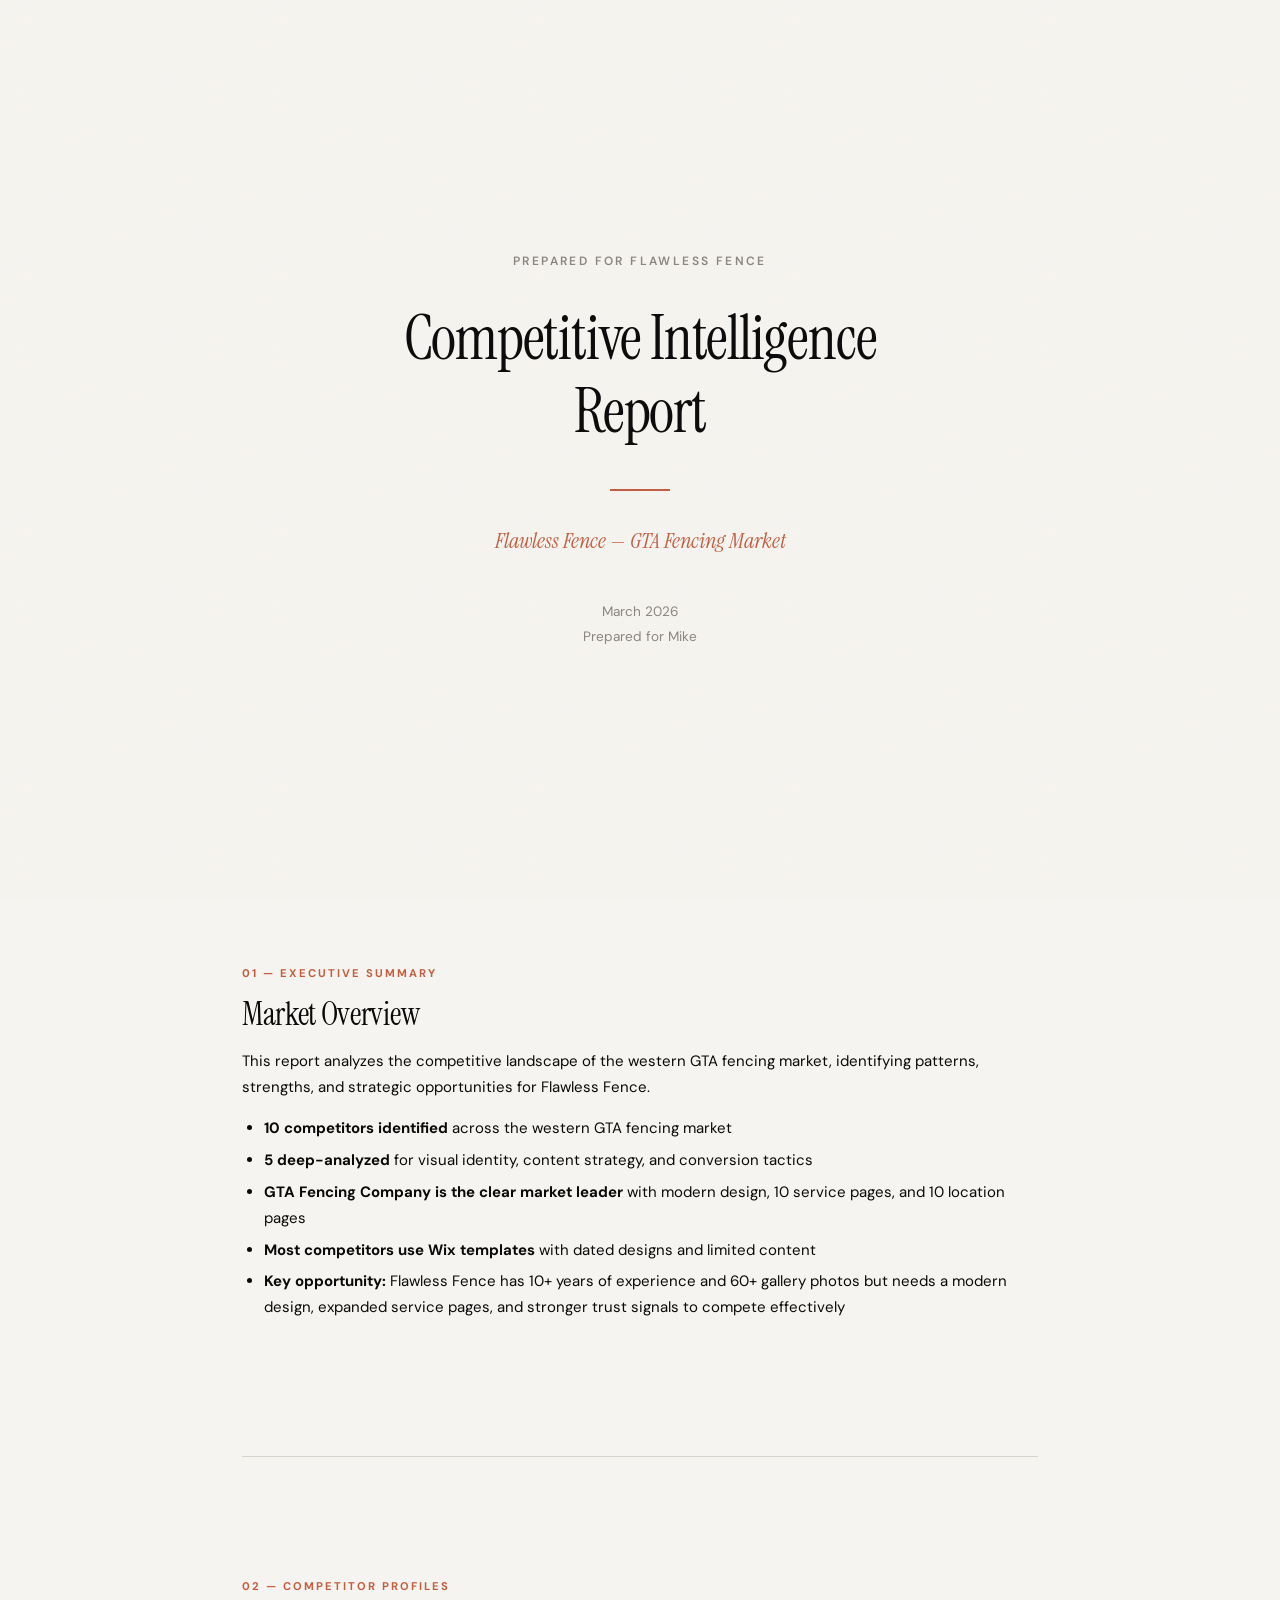
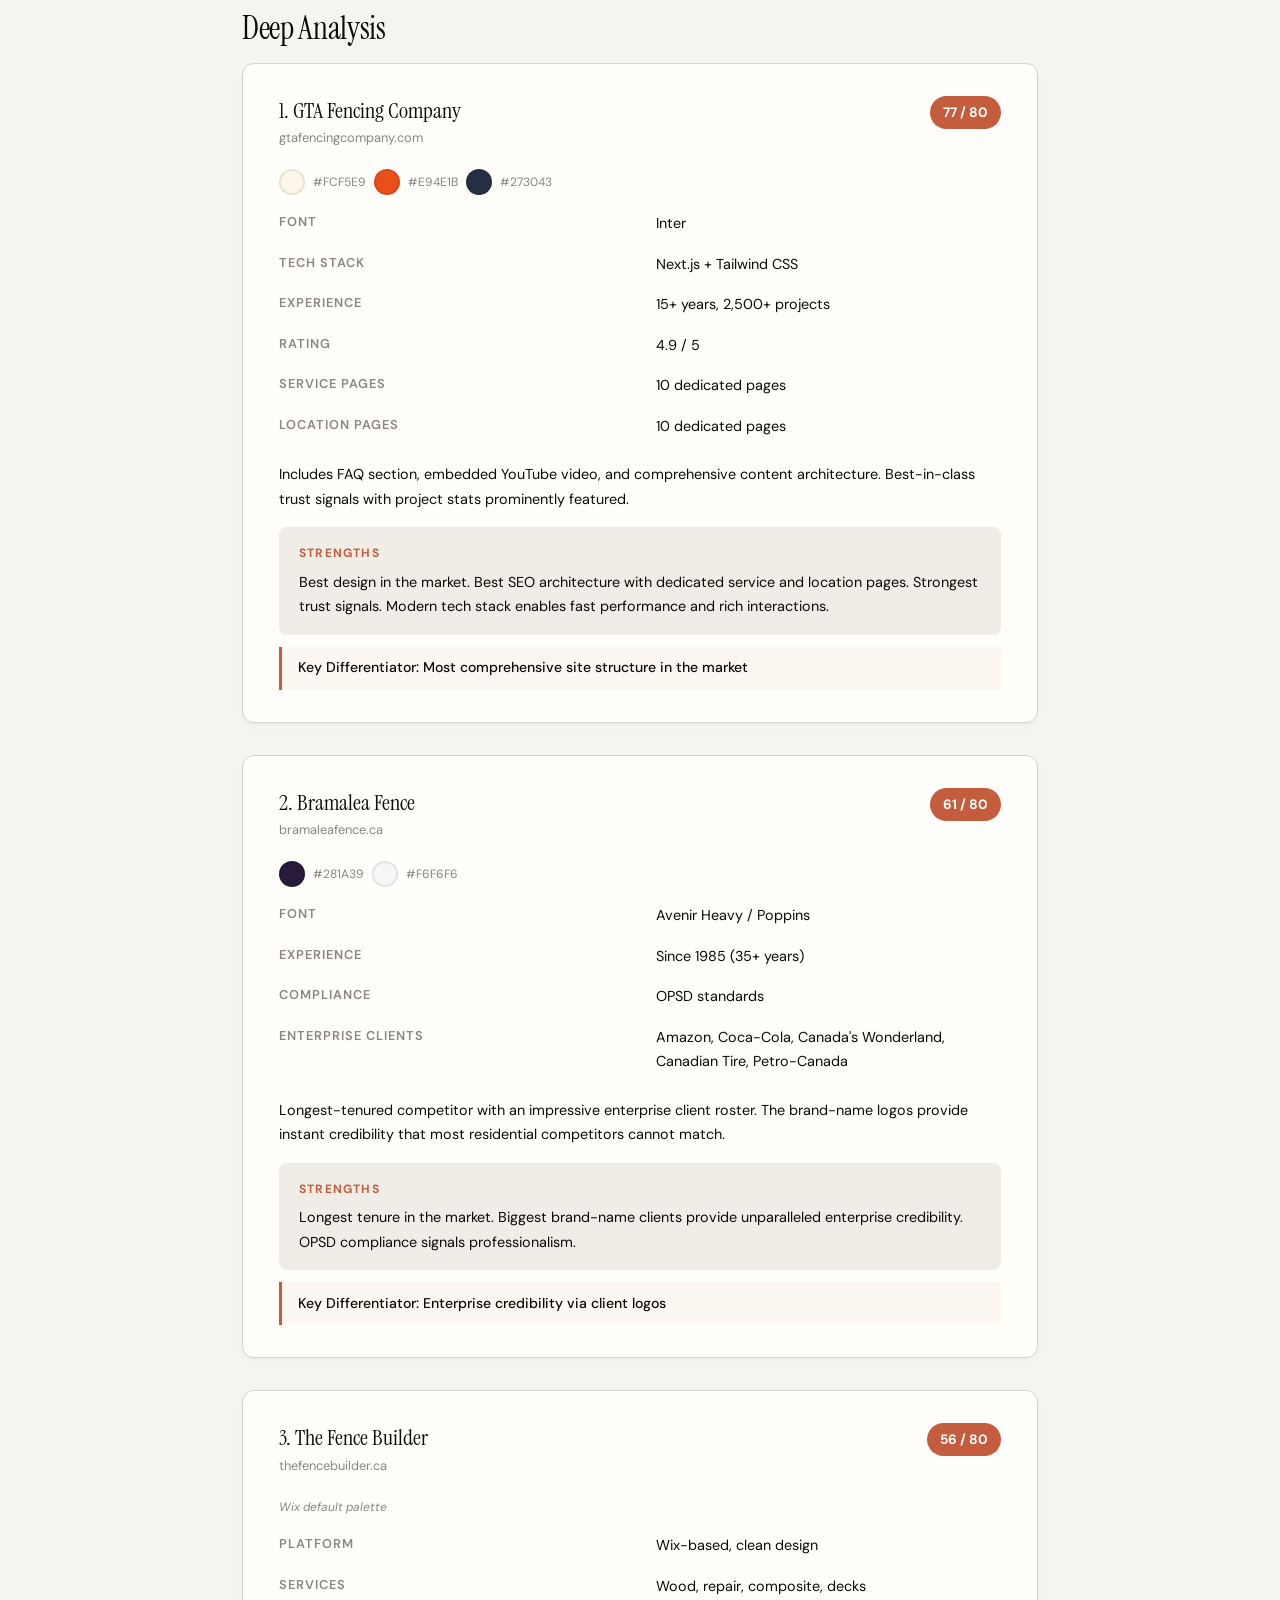
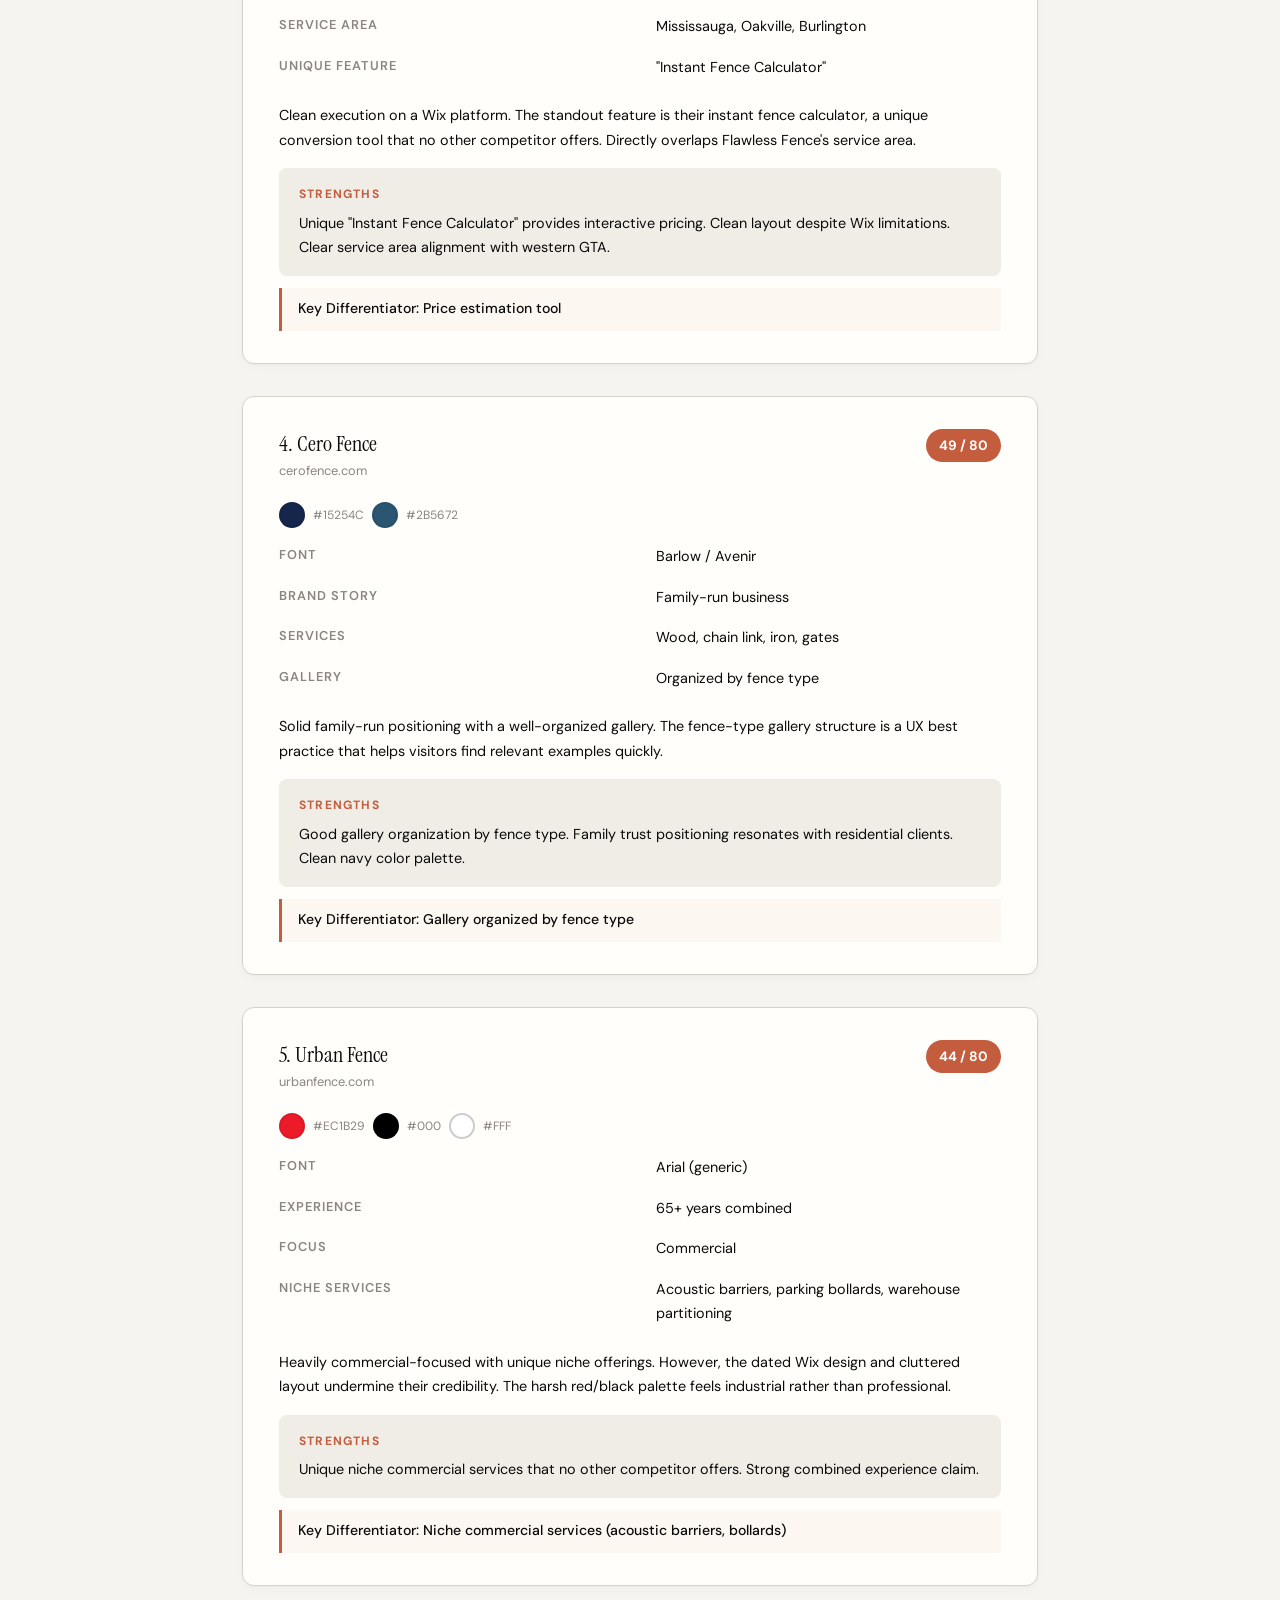
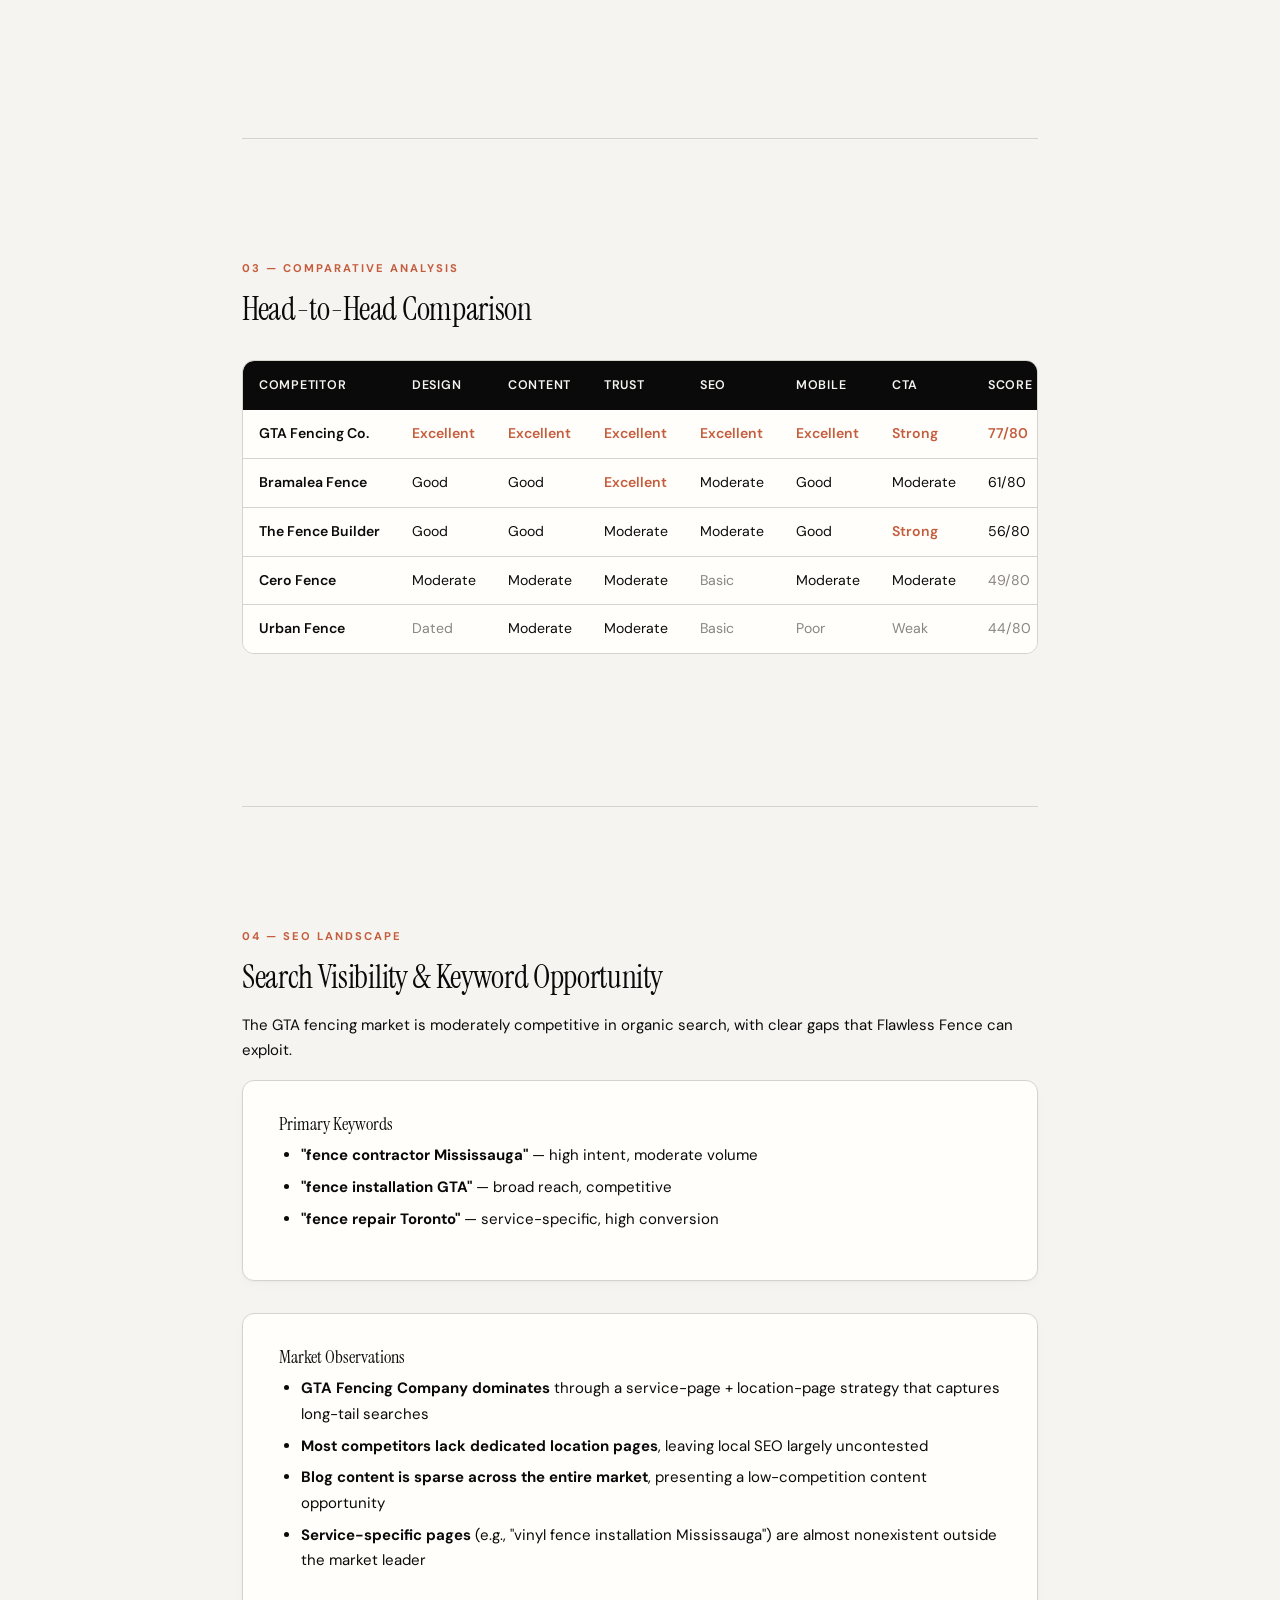
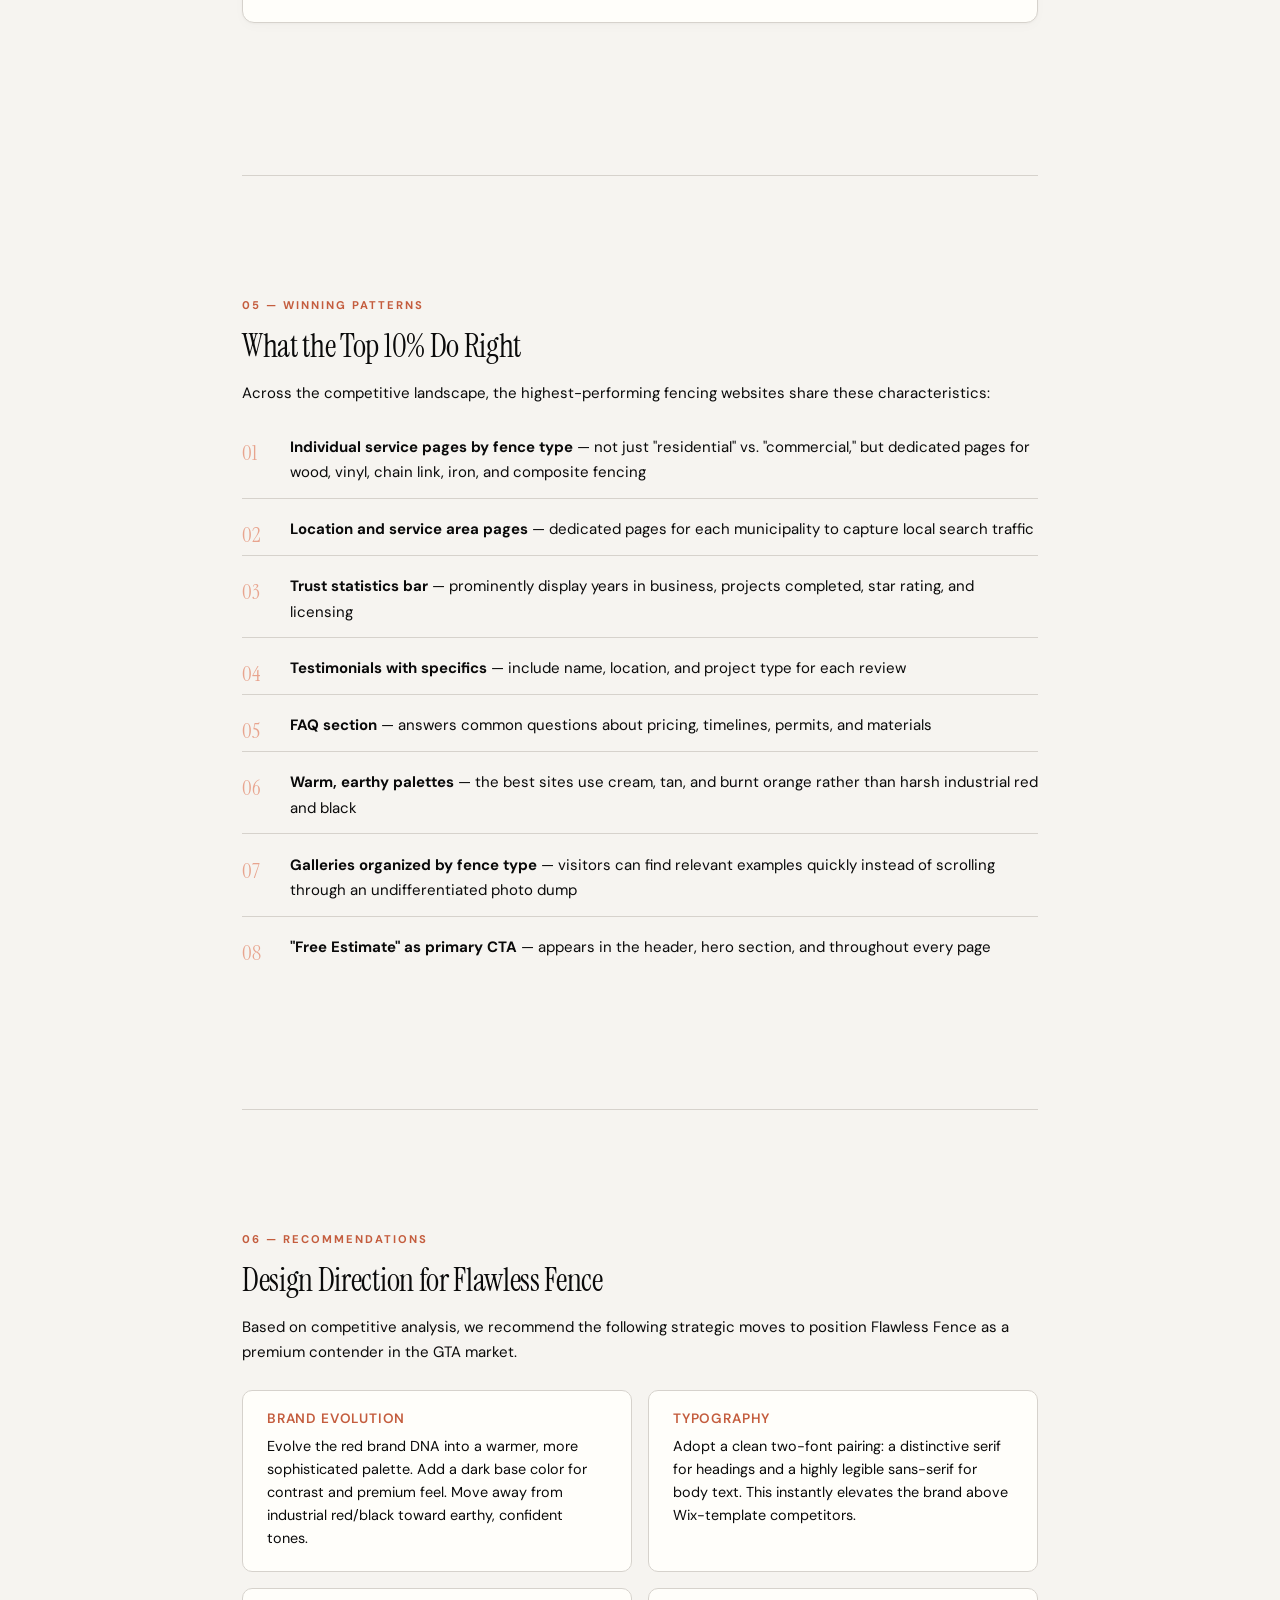
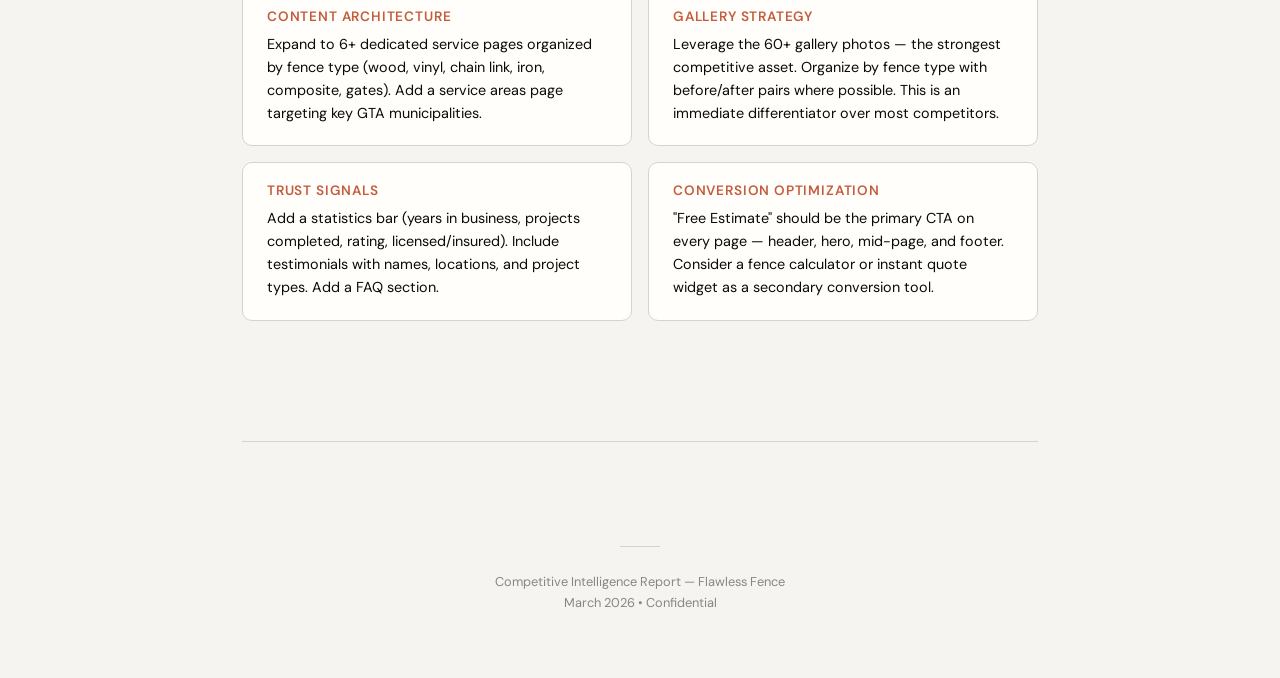
<file: competitive-analysis.html>
<!DOCTYPE html>
<html lang="en">
<head>
<meta charset="UTF-8">
<meta name="viewport" content="width=device-width, initial-scale=1.0">
<title>Competitive Intelligence Report — Flawless Fence</title>
<link rel="preconnect" href="https://fonts.googleapis.com">
<link rel="preconnect" href="https://fonts.gstatic.com" crossorigin>
<link href="https://fonts.googleapis.com/css2?family=DM+Sans:ital,wght@0,400;0,500;0,600;0,700;1,400&family=Instrument+Serif:ital@0;1&display=swap" rel="stylesheet">
<style>
  :root {
    --ink: #0a0a0a;
    --paper: #f6f4f0;
    --accent: #c45d3e;
    --accent-light: #e8a48e;
    --muted: #8a8580;
    --divider: #d6d2cc;
    --card: #fffefa;
  }

  *, *::before, *::after { box-sizing: border-box; margin: 0; padding: 0; }

  body {
    font-family: 'DM Sans', system-ui, sans-serif;
    background: var(--paper);
    color: var(--ink);
    line-height: 1.7;
    font-size: 15px;
    -webkit-font-smoothing: antialiased;
    position: relative;
  }

  body::after {
    content: '';
    position: fixed;
    top: 0; left: 0; right: 0; bottom: 0;
    pointer-events: none;
    z-index: 9999;
    opacity: 0.035;
    background-image: url("data:image/svg+xml,%3Csvg viewBox='0 0 256 256' xmlns='http://www.w3.org/2000/svg'%3E%3Cfilter id='noise'%3E%3CfeTurbulence type='fractalNoise' baseFrequency='0.85' numOctaves='4' stitchTiles='stitch'/%3E%3C/filter%3E%3Crect width='100%25' height='100%25' filter='url(%23noise)'/%3E%3C/svg%3E");
    background-repeat: repeat;
    background-size: 256px 256px;
  }

  .container {
    max-width: 860px;
    margin: 0 auto;
    padding: 0 32px;
  }

  /* Typography */
  h1, h2, h3, h4 {
    font-family: 'Instrument Serif', Georgia, serif;
    font-weight: 400;
    line-height: 1.2;
  }

  h1 { font-size: 3.2rem; letter-spacing: -0.02em; }
  h2 { font-size: 2rem; margin-bottom: 1rem; letter-spacing: -0.01em; }
  h3 { font-size: 1.5rem; margin-bottom: 0.75rem; }
  h4 { font-size: 1.15rem; margin-bottom: 0.5rem; }

  p { margin-bottom: 1rem; }

  a { color: var(--accent); text-decoration: none; }
  a:hover { text-decoration: underline; }

  /* Divider */
  hr {
    border: none;
    height: 1px;
    background: var(--divider);
    margin: 3.5rem 0;
  }

  /* Cover */
  .cover {
    min-height: 100vh;
    display: flex;
    flex-direction: column;
    justify-content: center;
    align-items: center;
    text-align: center;
    padding: 80px 32px;
    animation: fadeUp 0.8s ease-out;
  }

  .cover-label {
    font-size: 0.75rem;
    text-transform: uppercase;
    letter-spacing: 0.2em;
    color: var(--muted);
    margin-bottom: 2rem;
    font-weight: 600;
  }

  .cover h1 {
    font-size: 3.8rem;
    margin-bottom: 0.5rem;
  }

  .cover-subtitle {
    font-family: 'Instrument Serif', Georgia, serif;
    font-size: 1.35rem;
    color: var(--accent);
    font-style: italic;
    margin-bottom: 2.5rem;
  }

  .cover-meta {
    font-size: 0.85rem;
    color: var(--muted);
    line-height: 1.8;
  }

  .cover-rule {
    width: 60px;
    height: 2px;
    background: var(--accent);
    margin: 2rem auto;
  }

  /* Section */
  .section {
    padding: 4rem 0;
    animation: fadeUp 0.6s ease-out;
  }

  .section-label {
    font-size: 0.7rem;
    text-transform: uppercase;
    letter-spacing: 0.18em;
    color: var(--accent);
    font-weight: 700;
    margin-bottom: 0.75rem;
  }

  /* Cards */
  .card {
    background: var(--card);
    border: 1px solid var(--divider);
    border-radius: 12px;
    padding: 2rem 2.25rem;
    margin-bottom: 2rem;
    box-shadow: 0 1px 3px rgba(0,0,0,0.04), 0 4px 12px rgba(0,0,0,0.02);
    transition: box-shadow 0.3s ease;
  }

  .card:hover {
    box-shadow: 0 2px 8px rgba(0,0,0,0.06), 0 8px 24px rgba(0,0,0,0.04);
  }

  .card-header {
    display: flex;
    justify-content: space-between;
    align-items: flex-start;
    margin-bottom: 1.25rem;
    flex-wrap: wrap;
    gap: 0.75rem;
  }

  .card-title {
    font-family: 'Instrument Serif', Georgia, serif;
    font-size: 1.4rem;
    line-height: 1.3;
  }

  .card-url {
    font-size: 0.8rem;
    color: var(--muted);
    margin-top: 0.15rem;
  }

  .score-badge {
    display: inline-flex;
    align-items: center;
    gap: 4px;
    background: var(--accent);
    color: #fff;
    font-weight: 700;
    font-size: 0.85rem;
    padding: 0.3rem 0.8rem;
    border-radius: 20px;
    white-space: nowrap;
  }

  /* Color swatches */
  .swatches {
    display: flex;
    align-items: center;
    gap: 8px;
    margin-bottom: 1rem;
    flex-wrap: wrap;
  }

  .swatch {
    width: 26px;
    height: 26px;
    border-radius: 50%;
    border: 2px solid rgba(0,0,0,0.08);
    flex-shrink: 0;
  }

  .swatch-label {
    font-size: 0.75rem;
    color: var(--muted);
    font-family: 'DM Sans', monospace;
  }

  /* Detail rows */
  .detail-grid {
    display: grid;
    grid-template-columns: 1fr 1fr;
    gap: 0.5rem 2rem;
    margin-bottom: 1rem;
    font-size: 0.9rem;
  }

  .detail-grid dt {
    color: var(--muted);
    font-size: 0.8rem;
    text-transform: uppercase;
    letter-spacing: 0.08em;
    font-weight: 600;
  }

  .detail-grid dd {
    margin-bottom: 0.5rem;
  }

  .strengths {
    background: #f0ece6;
    border-radius: 8px;
    padding: 1rem 1.25rem;
    margin-top: 1rem;
    font-size: 0.9rem;
  }

  .strengths-title {
    font-weight: 700;
    font-size: 0.75rem;
    text-transform: uppercase;
    letter-spacing: 0.1em;
    color: var(--accent);
    margin-bottom: 0.4rem;
  }

  .differentiator {
    margin-top: 0.75rem;
    padding: 0.6rem 1rem;
    border-left: 3px solid var(--accent);
    background: rgba(196,93,62,0.04);
    font-size: 0.88rem;
    font-weight: 500;
  }

  /* Lists */
  ul, ol {
    padding-left: 1.4rem;
    margin-bottom: 1rem;
  }

  li {
    margin-bottom: 0.4rem;
  }

  /* Comparison table */
  .table-wrap {
    overflow-x: auto;
    margin: 2rem 0;
    border-radius: 12px;
    border: 1px solid var(--divider);
    background: var(--card);
  }

  table {
    width: 100%;
    border-collapse: collapse;
    font-size: 0.88rem;
    min-width: 700px;
  }

  thead th {
    background: var(--ink);
    color: var(--paper);
    font-weight: 600;
    text-align: left;
    padding: 0.85rem 1rem;
    font-size: 0.78rem;
    text-transform: uppercase;
    letter-spacing: 0.06em;
    white-space: nowrap;
  }

  thead th:first-child { border-radius: 11px 0 0 0; }
  thead th:last-child { border-radius: 0 11px 0 0; }

  tbody td {
    padding: 0.75rem 1rem;
    border-bottom: 1px solid var(--divider);
    vertical-align: top;
  }

  tbody tr:last-child td { border-bottom: none; }

  tbody tr:hover { background: rgba(196,93,62,0.03); }

  tbody td:first-child {
    font-weight: 600;
    white-space: nowrap;
  }

  .rating { color: var(--accent); font-weight: 600; }
  .rating-low { color: var(--muted); }

  /* Numbered list with accent */
  .pattern-list {
    list-style: none;
    padding: 0;
    counter-reset: pattern;
  }

  .pattern-list li {
    counter-increment: pattern;
    padding: 0.75rem 0 0.75rem 3rem;
    position: relative;
    border-bottom: 1px solid var(--divider);
  }

  .pattern-list li:last-child { border-bottom: none; }

  .pattern-list li::before {
    content: counter(pattern, decimal-leading-zero);
    position: absolute;
    left: 0;
    top: 0.75rem;
    font-family: 'Instrument Serif', serif;
    font-size: 1.3rem;
    color: var(--accent-light);
    font-weight: 400;
  }

  /* Recommendation cards */
  .rec-grid {
    display: grid;
    grid-template-columns: 1fr 1fr;
    gap: 1rem;
    margin-top: 1.5rem;
  }

  .rec-item {
    background: var(--card);
    border: 1px solid var(--divider);
    border-radius: 10px;
    padding: 1.25rem 1.5rem;
  }

  .rec-item h4 {
    font-family: 'DM Sans', sans-serif;
    font-weight: 600;
    font-size: 0.85rem;
    text-transform: uppercase;
    letter-spacing: 0.06em;
    color: var(--accent);
    margin-bottom: 0.5rem;
  }

  .rec-item p {
    font-size: 0.9rem;
    margin-bottom: 0;
    line-height: 1.6;
  }

  /* Footer */
  .footer {
    text-align: center;
    padding: 3rem 0 4rem;
    color: var(--muted);
    font-size: 0.8rem;
  }

  .footer-rule {
    width: 40px;
    height: 1px;
    background: var(--divider);
    margin: 0 auto 1.5rem;
  }

  /* Animation */
  @keyframes fadeUp {
    from { opacity: 0; transform: translateY(16px); }
    to { opacity: 1; transform: translateY(0); }
  }

  /* Print */
  @media print {
    body::after { display: none; }

    body {
      font-size: 11pt;
      background: #fff;
      color: #000;
    }

    .container { max-width: 100%; padding: 0; }

    .cover {
      min-height: auto;
      padding: 2cm 0;
      page-break-after: always;
    }

    .cover h1 { font-size: 28pt; }

    .section { padding: 1.5rem 0; }

    .card {
      box-shadow: none;
      border: 1px solid #ccc;
      break-inside: avoid;
      page-break-inside: avoid;
    }

    .card:hover { box-shadow: none; }

    hr { margin: 1.5rem 0; }

    .table-wrap {
      border: 1px solid #ccc;
      box-shadow: none;
    }

    thead th { background: #333; }

    .rec-grid { break-inside: avoid; }

    .rec-item {
      box-shadow: none;
      break-inside: avoid;
    }

    a { color: var(--accent); }

    h2 { page-break-after: avoid; }
  }

  @media (max-width: 640px) {
    .cover h1 { font-size: 2.4rem; }
    h2 { font-size: 1.6rem; }
    .card { padding: 1.5rem; }
    .detail-grid { grid-template-columns: 1fr; }
    .rec-grid { grid-template-columns: 1fr; }
  }
</style>
</head>
<body>

<!-- ============ COVER ============ -->
<div class="cover">
  <div class="cover-label">Prepared for Flawless Fence</div>
  <h1>Competitive Intelligence<br>Report</h1>
  <div class="cover-rule"></div>
  <div class="cover-subtitle">Flawless Fence &mdash; GTA Fencing Market</div>
  <div class="cover-meta">
    March 2026<br>
    Prepared for Mike
  </div>
</div>

<div class="container">

<!-- ============ EXECUTIVE SUMMARY ============ -->
<div class="section">
  <div class="section-label">01 &mdash; Executive Summary</div>
  <h2>Market Overview</h2>
  <p>This report analyzes the competitive landscape of the western GTA fencing market, identifying patterns, strengths, and strategic opportunities for Flawless Fence.</p>
  <ul>
    <li><strong>10 competitors identified</strong> across the western GTA fencing market</li>
    <li><strong>5 deep-analyzed</strong> for visual identity, content strategy, and conversion tactics</li>
    <li><strong>GTA Fencing Company is the clear market leader</strong> with modern design, 10 service pages, and 10 location pages</li>
    <li><strong>Most competitors use Wix templates</strong> with dated designs and limited content</li>
    <li><strong>Key opportunity:</strong> Flawless Fence has 10+ years of experience and 60+ gallery photos but needs a modern design, expanded service pages, and stronger trust signals to compete effectively</li>
  </ul>
</div>

<hr>

<!-- ============ COMPETITOR PROFILES ============ -->
<div class="section">
  <div class="section-label">02 &mdash; Competitor Profiles</div>
  <h2>Deep Analysis</h2>

  <!-- Competitor 1 -->
  <div class="card" style="animation: fadeUp 0.6s ease-out 0.1s both;">
    <div class="card-header">
      <div>
        <div class="card-title">1. GTA Fencing Company</div>
        <div class="card-url">gtafencingcompany.com</div>
      </div>
      <div class="score-badge">77 / 80</div>
    </div>
    <div class="swatches">
      <div class="swatch" style="background:#FCF5E9;"></div>
      <span class="swatch-label">#FCF5E9</span>
      <div class="swatch" style="background:#E94E1B;"></div>
      <span class="swatch-label">#E94E1B</span>
      <div class="swatch" style="background:#273043;"></div>
      <span class="swatch-label">#273043</span>
    </div>
    <div class="detail-grid">
      <dt>Font</dt>
      <dd>Inter</dd>
      <dt>Tech Stack</dt>
      <dd>Next.js + Tailwind CSS</dd>
      <dt>Experience</dt>
      <dd>15+ years, 2,500+ projects</dd>
      <dt>Rating</dt>
      <dd>4.9 / 5</dd>
      <dt>Service Pages</dt>
      <dd>10 dedicated pages</dd>
      <dt>Location Pages</dt>
      <dd>10 dedicated pages</dd>
    </div>
    <p style="font-size:0.9rem;">Includes FAQ section, embedded YouTube video, and comprehensive content architecture. Best-in-class trust signals with project stats prominently featured.</p>
    <div class="strengths">
      <div class="strengths-title">Strengths</div>
      Best design in the market. Best SEO architecture with dedicated service and location pages. Strongest trust signals. Modern tech stack enables fast performance and rich interactions.
    </div>
    <div class="differentiator">Key Differentiator: Most comprehensive site structure in the market</div>
  </div>

  <!-- Competitor 2 -->
  <div class="card" style="animation: fadeUp 0.6s ease-out 0.2s both;">
    <div class="card-header">
      <div>
        <div class="card-title">2. Bramalea Fence</div>
        <div class="card-url">bramaleafence.ca</div>
      </div>
      <div class="score-badge">61 / 80</div>
    </div>
    <div class="swatches">
      <div class="swatch" style="background:#281A39;"></div>
      <span class="swatch-label">#281A39</span>
      <div class="swatch" style="background:#F6F6F6;"></div>
      <span class="swatch-label">#F6F6F6</span>
    </div>
    <div class="detail-grid">
      <dt>Font</dt>
      <dd>Avenir Heavy / Poppins</dd>
      <dt>Experience</dt>
      <dd>Since 1985 (35+ years)</dd>
      <dt>Compliance</dt>
      <dd>OPSD standards</dd>
      <dt>Enterprise Clients</dt>
      <dd>Amazon, Coca-Cola, Canada's Wonderland, Canadian Tire, Petro-Canada</dd>
    </div>
    <p style="font-size:0.9rem;">Longest-tenured competitor with an impressive enterprise client roster. The brand-name logos provide instant credibility that most residential competitors cannot match.</p>
    <div class="strengths">
      <div class="strengths-title">Strengths</div>
      Longest tenure in the market. Biggest brand-name clients provide unparalleled enterprise credibility. OPSD compliance signals professionalism.
    </div>
    <div class="differentiator">Key Differentiator: Enterprise credibility via client logos</div>
  </div>

  <!-- Competitor 3 -->
  <div class="card" style="animation: fadeUp 0.6s ease-out 0.3s both;">
    <div class="card-header">
      <div>
        <div class="card-title">3. The Fence Builder</div>
        <div class="card-url">thefencebuilder.ca</div>
      </div>
      <div class="score-badge">56 / 80</div>
    </div>
    <div class="swatches">
      <span class="swatch-label" style="color:var(--muted); font-style: italic;">Wix default palette</span>
    </div>
    <div class="detail-grid">
      <dt>Platform</dt>
      <dd>Wix-based, clean design</dd>
      <dt>Services</dt>
      <dd>Wood, repair, composite, decks</dd>
      <dt>Service Area</dt>
      <dd>Mississauga, Oakville, Burlington</dd>
      <dt>Unique Feature</dt>
      <dd>"Instant Fence Calculator"</dd>
    </div>
    <p style="font-size:0.9rem;">Clean execution on a Wix platform. The standout feature is their instant fence calculator, a unique conversion tool that no other competitor offers. Directly overlaps Flawless Fence's service area.</p>
    <div class="strengths">
      <div class="strengths-title">Strengths</div>
      Unique "Instant Fence Calculator" provides interactive pricing. Clean layout despite Wix limitations. Clear service area alignment with western GTA.
    </div>
    <div class="differentiator">Key Differentiator: Price estimation tool</div>
  </div>

  <!-- Competitor 4 -->
  <div class="card" style="animation: fadeUp 0.6s ease-out 0.4s both;">
    <div class="card-header">
      <div>
        <div class="card-title">4. Cero Fence</div>
        <div class="card-url">cerofence.com</div>
      </div>
      <div class="score-badge">49 / 80</div>
    </div>
    <div class="swatches">
      <div class="swatch" style="background:#15254C;"></div>
      <span class="swatch-label">#15254C</span>
      <div class="swatch" style="background:#2B5672;"></div>
      <span class="swatch-label">#2B5672</span>
    </div>
    <div class="detail-grid">
      <dt>Font</dt>
      <dd>Barlow / Avenir</dd>
      <dt>Brand Story</dt>
      <dd>Family-run business</dd>
      <dt>Services</dt>
      <dd>Wood, chain link, iron, gates</dd>
      <dt>Gallery</dt>
      <dd>Organized by fence type</dd>
    </div>
    <p style="font-size:0.9rem;">Solid family-run positioning with a well-organized gallery. The fence-type gallery structure is a UX best practice that helps visitors find relevant examples quickly.</p>
    <div class="strengths">
      <div class="strengths-title">Strengths</div>
      Good gallery organization by fence type. Family trust positioning resonates with residential clients. Clean navy color palette.
    </div>
    <div class="differentiator">Key Differentiator: Gallery organized by fence type</div>
  </div>

  <!-- Competitor 5 -->
  <div class="card" style="animation: fadeUp 0.6s ease-out 0.5s both;">
    <div class="card-header">
      <div>
        <div class="card-title">5. Urban Fence</div>
        <div class="card-url">urbanfence.com</div>
      </div>
      <div class="score-badge">44 / 80</div>
    </div>
    <div class="swatches">
      <div class="swatch" style="background:#EC1B29;"></div>
      <span class="swatch-label">#EC1B29</span>
      <div class="swatch" style="background:#000000;"></div>
      <span class="swatch-label">#000</span>
      <div class="swatch" style="background:#FFFFFF; border-color: #ccc;"></div>
      <span class="swatch-label">#FFF</span>
    </div>
    <div class="detail-grid">
      <dt>Font</dt>
      <dd>Arial (generic)</dd>
      <dt>Experience</dt>
      <dd>65+ years combined</dd>
      <dt>Focus</dt>
      <dd>Commercial</dd>
      <dt>Niche Services</dt>
      <dd>Acoustic barriers, parking bollards, warehouse partitioning</dd>
    </div>
    <p style="font-size:0.9rem;">Heavily commercial-focused with unique niche offerings. However, the dated Wix design and cluttered layout undermine their credibility. The harsh red/black palette feels industrial rather than professional.</p>
    <div class="strengths">
      <div class="strengths-title">Strengths</div>
      Unique niche commercial services that no other competitor offers. Strong combined experience claim.
    </div>
    <div class="differentiator">Key Differentiator: Niche commercial services (acoustic barriers, bollards)</div>
  </div>
</div>

<hr>

<!-- ============ COMPARISON TABLE ============ -->
<div class="section">
  <div class="section-label">03 &mdash; Comparative Analysis</div>
  <h2>Head-to-Head Comparison</h2>
  <div class="table-wrap">
    <table>
      <thead>
        <tr>
          <th>Competitor</th>
          <th>Design</th>
          <th>Content</th>
          <th>Trust</th>
          <th>SEO</th>
          <th>Mobile</th>
          <th>CTA</th>
          <th>Score</th>
        </tr>
      </thead>
      <tbody>
        <tr>
          <td>GTA Fencing Co.</td>
          <td class="rating">Excellent</td>
          <td class="rating">Excellent</td>
          <td class="rating">Excellent</td>
          <td class="rating">Excellent</td>
          <td class="rating">Excellent</td>
          <td class="rating">Strong</td>
          <td class="rating">77/80</td>
        </tr>
        <tr>
          <td>Bramalea Fence</td>
          <td>Good</td>
          <td>Good</td>
          <td class="rating">Excellent</td>
          <td>Moderate</td>
          <td>Good</td>
          <td>Moderate</td>
          <td>61/80</td>
        </tr>
        <tr>
          <td>The Fence Builder</td>
          <td>Good</td>
          <td>Good</td>
          <td>Moderate</td>
          <td>Moderate</td>
          <td>Good</td>
          <td class="rating">Strong</td>
          <td>56/80</td>
        </tr>
        <tr>
          <td>Cero Fence</td>
          <td>Moderate</td>
          <td>Moderate</td>
          <td>Moderate</td>
          <td class="rating-low">Basic</td>
          <td>Moderate</td>
          <td>Moderate</td>
          <td class="rating-low">49/80</td>
        </tr>
        <tr>
          <td>Urban Fence</td>
          <td class="rating-low">Dated</td>
          <td>Moderate</td>
          <td>Moderate</td>
          <td class="rating-low">Basic</td>
          <td class="rating-low">Poor</td>
          <td class="rating-low">Weak</td>
          <td class="rating-low">44/80</td>
        </tr>
      </tbody>
    </table>
  </div>
</div>

<hr>

<!-- ============ SEO LANDSCAPE ============ -->
<div class="section">
  <div class="section-label">04 &mdash; SEO Landscape</div>
  <h2>Search Visibility &amp; Keyword Opportunity</h2>
  <p>The GTA fencing market is moderately competitive in organic search, with clear gaps that Flawless Fence can exploit.</p>

  <div class="card">
    <h4>Primary Keywords</h4>
    <ul>
      <li><strong>"fence contractor Mississauga"</strong> &mdash; high intent, moderate volume</li>
      <li><strong>"fence installation GTA"</strong> &mdash; broad reach, competitive</li>
      <li><strong>"fence repair Toronto"</strong> &mdash; service-specific, high conversion</li>
    </ul>
  </div>

  <div class="card">
    <h4>Market Observations</h4>
    <ul>
      <li><strong>GTA Fencing Company dominates</strong> through a service-page + location-page strategy that captures long-tail searches</li>
      <li><strong>Most competitors lack dedicated location pages</strong>, leaving local SEO largely uncontested</li>
      <li><strong>Blog content is sparse across the entire market</strong>, presenting a low-competition content opportunity</li>
      <li><strong>Service-specific pages</strong> (e.g., "vinyl fence installation Mississauga") are almost nonexistent outside the market leader</li>
    </ul>
  </div>
</div>

<hr>

<!-- ============ TOP 10% PATTERNS ============ -->
<div class="section">
  <div class="section-label">05 &mdash; Winning Patterns</div>
  <h2>What the Top 10% Do Right</h2>
  <p>Across the competitive landscape, the highest-performing fencing websites share these characteristics:</p>

  <ol class="pattern-list">
    <li><strong>Individual service pages by fence type</strong> &mdash; not just "residential" vs. "commercial," but dedicated pages for wood, vinyl, chain link, iron, and composite fencing</li>
    <li><strong>Location and service area pages</strong> &mdash; dedicated pages for each municipality to capture local search traffic</li>
    <li><strong>Trust statistics bar</strong> &mdash; prominently display years in business, projects completed, star rating, and licensing</li>
    <li><strong>Testimonials with specifics</strong> &mdash; include name, location, and project type for each review</li>
    <li><strong>FAQ section</strong> &mdash; answers common questions about pricing, timelines, permits, and materials</li>
    <li><strong>Warm, earthy palettes</strong> &mdash; the best sites use cream, tan, and burnt orange rather than harsh industrial red and black</li>
    <li><strong>Galleries organized by fence type</strong> &mdash; visitors can find relevant examples quickly instead of scrolling through an undifferentiated photo dump</li>
    <li><strong>"Free Estimate" as primary CTA</strong> &mdash; appears in the header, hero section, and throughout every page</li>
  </ol>
</div>

<hr>

<!-- ============ RECOMMENDED DESIGN DIRECTION ============ -->
<div class="section">
  <div class="section-label">06 &mdash; Recommendations</div>
  <h2>Design Direction for Flawless Fence</h2>
  <p>Based on competitive analysis, we recommend the following strategic moves to position Flawless Fence as a premium contender in the GTA market.</p>

  <div class="rec-grid">
    <div class="rec-item">
      <h4>Brand Evolution</h4>
      <p>Evolve the red brand DNA into a warmer, more sophisticated palette. Add a dark base color for contrast and premium feel. Move away from industrial red/black toward earthy, confident tones.</p>
    </div>
    <div class="rec-item">
      <h4>Typography</h4>
      <p>Adopt a clean two-font pairing: a distinctive serif for headings and a highly legible sans-serif for body text. This instantly elevates the brand above Wix-template competitors.</p>
    </div>
    <div class="rec-item">
      <h4>Content Architecture</h4>
      <p>Expand to 6+ dedicated service pages organized by fence type (wood, vinyl, chain link, iron, composite, gates). Add a service areas page targeting key GTA municipalities.</p>
    </div>
    <div class="rec-item">
      <h4>Gallery Strategy</h4>
      <p>Leverage the 60+ gallery photos &mdash; the strongest competitive asset. Organize by fence type with before/after pairs where possible. This is an immediate differentiator over most competitors.</p>
    </div>
    <div class="rec-item">
      <h4>Trust Signals</h4>
      <p>Add a statistics bar (years in business, projects completed, rating, licensed/insured). Include testimonials with names, locations, and project types. Add a FAQ section.</p>
    </div>
    <div class="rec-item">
      <h4>Conversion Optimization</h4>
      <p>"Free Estimate" should be the primary CTA on every page &mdash; header, hero, mid-page, and footer. Consider a fence calculator or instant quote widget as a secondary conversion tool.</p>
    </div>
  </div>
</div>

<hr>

<!-- ============ FOOTER ============ -->
<div class="footer">
  <div class="footer-rule"></div>
  Competitive Intelligence Report &mdash; Flawless Fence<br>
  March 2026 &bull; Confidential
</div>

</div><!-- /.container -->

</body>
</html>
</file>
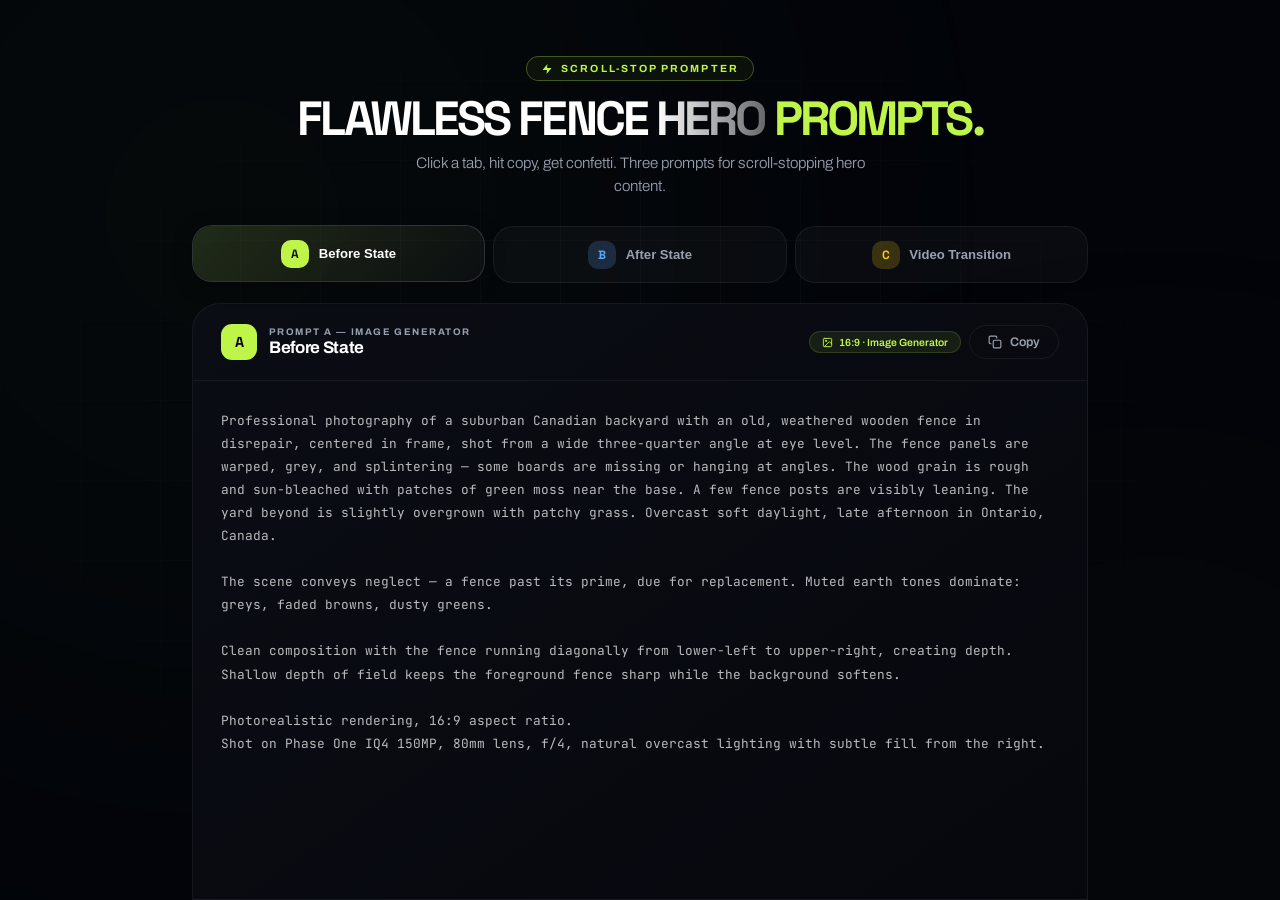
<file: prompts.html>
<!DOCTYPE html>
<html lang="en">
<head>
  <meta charset="UTF-8">
  <meta name="viewport" content="width=device-width, initial-scale=1.0">
  <title>Scroll-Stop Prompts — Flawless Fence Hero</title>
  <link rel="preconnect" href="https://fonts.googleapis.com">
  <link rel="preconnect" href="https://fonts.gstatic.com" crossorigin>
  <link href="https://fonts.googleapis.com/css2?family=Archivo:wght@300;400;500;600;700;800;900&family=Space+Grotesk:wght@300;400;500;600;700&family=JetBrains+Mono:wght@400;500&display=swap" rel="stylesheet">
  <style>
    :root {
      --font-body: 'Archivo', sans-serif;
      --font-display: 'Space Grotesk', sans-serif;
      --font-mono: 'JetBrains Mono', monospace;
      --lime: #BFF549;
      --bg: #02040a;
      --card-bg: rgba(255, 255, 255, 0.03);
      --card-border: rgba(255, 255, 255, 0.06);
      --text-secondary: #99A1AF;
    }

    *, *::before, *::after { margin: 0; padding: 0; box-sizing: border-box; }
    ::selection { background-color: var(--lime); color: #000; }

    ::-webkit-scrollbar { width: 8px; }
    ::-webkit-scrollbar-track { background: rgba(0,0,0,0.2); border-radius: 4px; }
    ::-webkit-scrollbar-thumb { background: rgba(255,255,255,0.1); border-radius: 4px; }
    ::-webkit-scrollbar-thumb:hover { background: var(--lime); }

    body {
      font-family: var(--font-body);
      background: var(--bg);
      color: #fff;
      -webkit-font-smoothing: antialiased;
      -moz-osx-font-smoothing: grayscale;
      overflow: hidden;
      height: 100vh;
      display: flex;
      flex-direction: column;
    }

    h1, h2, h3, h4, h5, h6 { font-family: var(--font-display); }

    .bg-grid {
      position: fixed; inset: 0;
      background: linear-gradient(rgba(255,255,255,0.02) 1px, transparent 1px),
                  linear-gradient(90deg, rgba(255,255,255,0.02) 1px, transparent 1px);
      background-size: 80px 80px;
      mask-image: radial-gradient(ellipse at center, black 30%, transparent 80%);
      -webkit-mask-image: radial-gradient(ellipse at center, black 30%, transparent 80%);
      pointer-events: none; z-index: 0;
    }

    .bg-orb-1 {
      position: fixed; top: -15%; left: -10%; width: 700px; height: 700px;
      background: var(--lime); border-radius: 50%; filter: blur(280px);
      opacity: 0.06; pointer-events: none; z-index: 0;
      animation: orbFloat 20s ease-in-out infinite;
    }
    .bg-orb-2 {
      position: fixed; bottom: -15%; right: -10%; width: 500px; height: 500px;
      background: #FACC15; border-radius: 50%; filter: blur(220px);
      opacity: 0.05; pointer-events: none; z-index: 0;
      animation: orbFloat 25s ease-in-out infinite reverse;
    }
    @keyframes orbFloat {
      0%, 100% { transform: translate(0, 0); }
      50% { transform: translate(40px, 25px); }
    }

    .confetti-canvas { position: fixed; inset: 0; pointer-events: none; z-index: 9999; }

    .app {
      position: relative; z-index: 1; display: flex; flex-direction: column;
      height: 100vh; max-width: 960px; margin: 0 auto; padding: 2rem 2rem 0; width: 100%;
    }

    .header { text-align: center; padding: 1.5rem 0 1.75rem; flex-shrink: 0; }

    .header-badge {
      display: inline-flex; align-items: center; gap: 0.5rem;
      padding: 0.35rem 0.9rem; margin-bottom: 1rem; border-radius: 980px;
      border: 1px solid rgba(191, 245, 73, 0.3); background: rgba(191, 245, 73, 0.05);
      color: var(--lime); font-size: 0.65rem; font-weight: 700;
      text-transform: uppercase; letter-spacing: 0.2em; backdrop-filter: blur(10px);
    }
    .header-badge svg { width: 12px; height: 12px; }

    .header h1 {
      font-size: clamp(1.8rem, 5vw, 3rem); font-weight: 900;
      letter-spacing: -0.06em; line-height: 0.9; margin-bottom: 0.75rem;
    }
    .header h1 .lime { color: var(--lime); }
    .header h1 .faded {
      background: linear-gradient(to right, #fff, rgba(255,255,255,0.4));
      -webkit-background-clip: text; -webkit-text-fill-color: transparent; background-clip: text;
    }

    .header p {
      font-size: 0.95rem; color: var(--text-secondary); max-width: 500px;
      margin: 0 auto; line-height: 1.5; font-weight: 300;
    }

    .tabs-row { display: flex; gap: 0.5rem; flex-shrink: 0; margin-bottom: 1.25rem; }

    .tab {
      flex: 1; display: flex; align-items: center; justify-content: center; gap: 0.6rem;
      padding: 0.85rem 1rem; border-radius: 20px; border: 1px solid var(--card-border);
      background: var(--card-bg); color: var(--text-secondary); font-size: 0.82rem;
      font-weight: 600; cursor: pointer; transition: all 0.35s cubic-bezier(0.16, 1, 0.3, 1);
      position: relative; overflow: hidden;
    }
    .tab::before { content: ''; position: absolute; inset: 0; opacity: 0; transition: opacity 0.35s ease; border-radius: 20px; }
    .tab[data-tab="A"]::before { background: linear-gradient(135deg, rgba(191,245,73,0.12), transparent); }
    .tab[data-tab="B"]::before { background: linear-gradient(135deg, rgba(96,165,250,0.12), transparent); }
    .tab[data-tab="C"]::before { background: linear-gradient(135deg, rgba(250,204,21,0.12), transparent); }
    .tab:hover { border-color: rgba(255,255,255,0.12); color: #fff; transform: translateY(-1px); }
    .tab:hover::before { opacity: 1; }
    .tab.active { border-color: rgba(255,255,255,0.15); color: #fff; transform: translateY(-1px); box-shadow: 0 4px 20px rgba(0,0,0,0.3); }
    .tab.active::before { opacity: 1; }

    .tab .tab-letter {
      display: inline-flex; align-items: center; justify-content: center;
      width: 28px; height: 28px; border-radius: 10px; font-size: 0.75rem;
      font-weight: 900; font-family: var(--font-display); flex-shrink: 0; transition: all 0.35s ease;
    }
    .tab[data-tab="A"] .tab-letter { background: rgba(191,245,73,0.2); color: var(--lime); }
    .tab[data-tab="B"] .tab-letter { background: rgba(96,165,250,0.2); color: #60a5fa; }
    .tab[data-tab="C"] .tab-letter { background: rgba(250,204,21,0.2); color: #FACC15; }
    .tab.active[data-tab="A"] .tab-letter { background: var(--lime); color: #000; }
    .tab.active[data-tab="B"] .tab-letter { background: #60a5fa; color: #000; }
    .tab.active[data-tab="C"] .tab-letter { background: #FACC15; color: #000; }
    .tab .tab-name { position: relative; z-index: 1; }

    .prompt-panel {
      flex: 1; min-height: 0; display: flex; flex-direction: column;
      background: linear-gradient(145deg, rgba(12,14,22,0.92), rgba(6,8,14,0.95));
      border: 1px solid var(--card-border); border-radius: 28px 28px 0 0; overflow: hidden;
    }

    .panel-header {
      display: flex; align-items: center; justify-content: space-between;
      padding: 1.25rem 1.75rem; border-bottom: 1px solid var(--card-border); flex-shrink: 0;
    }
    .panel-header-left { display: flex; align-items: center; gap: 0.75rem; }

    .panel-icon {
      width: 36px; height: 36px; border-radius: 11px; display: flex;
      align-items: center; justify-content: center; font-size: 0.9rem;
      font-weight: 900; font-family: var(--font-display); flex-shrink: 0; transition: all 0.35s ease;
    }
    .panel-icon.a { background: var(--lime); color: #000; }
    .panel-icon.b { background: #60a5fa; color: #000; }
    .panel-icon.c { background: #FACC15; color: #000; }

    .panel-meta .panel-label { font-size: 0.6rem; text-transform: uppercase; letter-spacing: 0.15em; color: var(--text-secondary); font-weight: 700; }
    .panel-meta .panel-title { font-size: 1.05rem; font-weight: 700; letter-spacing: -0.02em; margin-top: 1px; }
    .panel-header-right { display: flex; align-items: center; gap: 0.5rem; }

    .instruction-tag {
      display: inline-flex; align-items: center; gap: 0.35rem;
      padding: 0.3rem 0.75rem; border-radius: 980px; font-size: 0.65rem; font-weight: 600; white-space: nowrap;
    }
    .instruction-tag.img { background: rgba(191,245,73,0.08); color: var(--lime); border: 1px solid rgba(191,245,73,0.15); }
    .instruction-tag.vid { background: rgba(250,204,21,0.08); color: #FACC15; border: 1px solid rgba(250,204,21,0.15); }
    .instruction-tag svg { width: 11px; height: 11px; }

    .copy-btn {
      display: inline-flex; align-items: center; gap: 0.45rem; padding: 0.55rem 1.15rem;
      border-radius: 980px; border: 1px solid var(--card-border); background: transparent;
      color: var(--text-secondary); font-size: 0.78rem; font-weight: 600; cursor: pointer;
      transition: all 0.25s ease; font-family: var(--font-body);
    }
    .copy-btn:hover { background: var(--lime); color: #000; border-color: var(--lime); transform: scale(1.03); }
    .copy-btn.copied { background: var(--lime); color: #000; border-color: var(--lime); }
    .copy-btn svg { width: 14px; height: 14px; }

    .panel-body { flex: 1; min-height: 0; position: relative; }
    .prompt-content { display: none; position: absolute; inset: 0; opacity: 0; transform: translateY(8px); transition: opacity 0.3s ease, transform 0.3s ease; }
    .prompt-content.active { display: block; opacity: 1; transform: translateY(0); }

    .prompt-text {
      font-family: var(--font-mono); font-size: 0.8rem; line-height: 1.8;
      color: rgba(255,255,255,0.72); white-space: pre-wrap; word-break: break-word;
      padding: 1.75rem; height: 100%; overflow-y: auto; -webkit-overflow-scrolling: touch;
    }
    .prompt-text::-webkit-scrollbar { width: 6px; }
    .prompt-text::-webkit-scrollbar-track { background: transparent; }
    .prompt-text::-webkit-scrollbar-thumb { background: rgba(255,255,255,0.08); border-radius: 3px; }

    @media (max-width: 640px) {
      .app { padding: 1.25rem 1rem 0; }
      .header { padding: 1rem 0 1.25rem; }
      .header h1 { font-size: clamp(1.5rem, 8vw, 2.2rem); }
      .header p { font-size: 0.85rem; }
      .tab { padding: 0.7rem 0.5rem; font-size: 0.72rem; border-radius: 16px; }
      .tab .tab-name { display: none; }
      .tab .tab-letter { width: 32px; height: 32px; font-size: 0.85rem; }
      .tab .tab-subtitle { display: block; font-size: 0.65rem; color: var(--text-secondary); margin-top: 2px; }
      .panel-header { flex-direction: column; align-items: flex-start; gap: 0.75rem; padding: 1rem 1.25rem; }
      .panel-header-right { width: 100%; justify-content: space-between; }
      .prompt-text { padding: 1.25rem; font-size: 0.73rem; line-height: 1.7; }
      .prompt-panel { border-radius: 22px 22px 0 0; }
      .instruction-tag { font-size: 0.6rem; }
    }
    @media (min-width: 641px) { .tab .tab-subtitle { display: none; } }
  </style>
</head>
<body>
  <div class="bg-grid"></div>
  <div class="bg-orb-1"></div>
  <div class="bg-orb-2"></div>
  <canvas class="confetti-canvas" id="confettiCanvas"></canvas>

  <div class="app">
    <header class="header">
      <div class="header-badge">
        <svg viewBox="0 0 24 24" fill="currentColor"><polygon points="13 2 3 14 12 14 11 22 21 10 12 10 13 2"/></svg>
        Scroll-Stop Prompter
      </div>
      <h1>FLAWLESS FENCE <span class="faded">HERO</span> <span class="lime">PROMPTS.</span></h1>
      <p>Click a tab, hit copy, get confetti. Three prompts for scroll-stopping hero content.</p>
    </header>

    <div class="tabs-row">
      <button class="tab active" data-tab="A" onclick="switchTab('A')">
        <span class="tab-letter">A</span>
        <span class="tab-name">Before State</span>
        <span class="tab-subtitle">Before</span>
      </button>
      <button class="tab" data-tab="B" onclick="switchTab('B')">
        <span class="tab-letter">B</span>
        <span class="tab-name">After State</span>
        <span class="tab-subtitle">After</span>
      </button>
      <button class="tab" data-tab="C" onclick="switchTab('C')">
        <span class="tab-letter">C</span>
        <span class="tab-name">Video Transition</span>
        <span class="tab-subtitle">Video</span>
      </button>
    </div>

    <div class="prompt-panel">
      <div class="panel-header">
        <div class="panel-header-left">
          <div class="panel-icon a" id="panelIcon">A</div>
          <div class="panel-meta">
            <div class="panel-label" id="panelLabel">Prompt A &mdash; Image Generator</div>
            <div class="panel-title" id="panelTitle">Before State</div>
          </div>
        </div>
        <div class="panel-header-right">
          <div class="instruction-tag img" id="panelTag">
            <svg viewBox="0 0 24 24" fill="none" stroke="currentColor" stroke-width="2" stroke-linecap="round" stroke-linejoin="round"><rect x="3" y="3" width="18" height="18" rx="2"/><circle cx="8.5" cy="8.5" r="1.5"/><path d="M21 15l-5-5L5 21"/></svg>
            <span id="panelTagText">16:9 &middot; Image Generator</span>
          </div>
          <button class="copy-btn" id="copyBtn" onclick="copyCurrentPrompt()">
            <svg viewBox="0 0 24 24" fill="none" stroke="currentColor" stroke-width="2" stroke-linecap="round" stroke-linejoin="round"><rect x="9" y="9" width="13" height="13" rx="2"/><path d="M5 15H4a2 2 0 01-2-2V4a2 2 0 012-2h9a2 2 0 012 2v1"/></svg>
            Copy
          </button>
        </div>
      </div>

      <div class="panel-body">
        <div class="prompt-content active" id="contentA">
          <div class="prompt-text">Professional photography of a suburban Canadian backyard with an old, weathered wooden fence in disrepair, centered in frame, shot from a wide three-quarter angle at eye level. The fence panels are warped, grey, and splintering — some boards are missing or hanging at angles. The wood grain is rough and sun-bleached with patches of green moss near the base. A few fence posts are visibly leaning. The yard beyond is slightly overgrown with patchy grass. Overcast soft daylight, late afternoon in Ontario, Canada.

The scene conveys neglect — a fence past its prime, due for replacement. Muted earth tones dominate: greys, faded browns, dusty greens.

Clean composition with the fence running diagonally from lower-left to upper-right, creating depth. Shallow depth of field keeps the foreground fence sharp while the background softens.

Photorealistic rendering, 16:9 aspect ratio.
Shot on Phase One IQ4 150MP, 80mm lens, f/4, natural overcast lighting with subtle fill from the right.</div>
        </div>
        <div class="prompt-content" id="contentB">
          <div class="prompt-text">Professional photography of the same suburban Canadian backyard, now transformed with a brand-new, expertly installed wooden privacy fence, centered in frame, shot from the SAME three-quarter angle at eye level. The fence is pristine pressure-treated cedar with clean, tight-fitting vertical boards in a warm honey-brown tone. Posts are perfectly plumb with clean post caps. The wood grain is fresh, smooth, and richly coloured.

The yard beyond is now well-maintained with lush green grass. Warm golden-hour sunlight bathes the scene, casting long shadows and highlighting the wood's natural warmth. A few tasteful landscaping elements are visible — a stone pathway, a small garden bed with shrubs.

The scene conveys pride of ownership — a beautiful, secure, expertly crafted fence that elevates the entire property. Warm tones dominate: honey cedar, golden light, rich greens.

Same camera position, same composition as Prompt A — only the fence and its surroundings have transformed.

Photorealistic rendering, 16:9 aspect ratio.
Shot on Phase One IQ4 150MP, 80mm lens, f/4, golden hour sunlight with warm fill.</div>
        </div>
        <div class="prompt-content" id="contentC">
          <div class="prompt-text">START FRAME: A suburban Canadian backyard with an old, weathered wooden fence in disrepair. Warped grey boards, missing panels, leaning posts. Muted overcast lighting. The yard is slightly overgrown. The scene feels neglected and tired. Wide three-quarter angle, eye level, fence running diagonally through the frame.

END FRAME: The same backyard, same exact camera angle, now transformed. A pristine new cedar privacy fence with warm honey-brown boards perfectly installed. Posts are straight with clean caps. The yard is lush and well-maintained. Warm golden-hour sunlight bathes everything. The scene radiates quality and pride.

TRANSITION: Smooth, satisfying transformation over 5-6 seconds. The old grey fence boards gradually brighten, straighten, and refresh — as if time is reversing the weathering. Missing boards slide into place. Leaning posts straighten. The wood colour shifts from bleached grey to rich warm cedar. Simultaneously, the grass greens up, the sky warms from overcast to golden hour. The transformation happens progressively from left to right across the frame, like a wave of renewal.

CAMERA: Locked-off tripod shot. No camera movement. Only the scene transforms.
STYLE: Photorealistic. Natural outdoor lighting transition from overcast to golden hour.
DURATION: 5-6 seconds.
ASPECT RATIO: 16:9.

---

VARIATIONS:

REVERSE VERSION: Run the transformation in reverse — beautiful new fence ages and deteriorates. Equally compelling for scroll-back interaction.

LOOP VERSION: Forward transformation (old to new), brief hold on the pristine state (1 second), then reverse back. Seamless loop.

SLOW-MO VERSION: Same transformation stretched to 8-10 seconds for a more cinematic, luxurious feel. Each detail of the transformation is savoured.</div>
        </div>
      </div>
    </div>
  </div>

  <script>
    const confettiCanvas = document.getElementById('confettiCanvas');
    const confettiCtx = confettiCanvas.getContext('2d');
    let confettiPieces = [];
    let confettiAnimating = false;

    function resizeConfetti() { confettiCanvas.width = window.innerWidth; confettiCanvas.height = window.innerHeight; }
    resizeConfetti();
    window.addEventListener('resize', resizeConfetti);

    const confettiColors = ['#BFF549', '#FACC15', '#60a5fa', '#f472b6', '#a78bfa', '#34d399', '#fb923c', '#fff'];

    function launchConfetti() {
      confettiPieces = [];
      for (let i = 0; i < 150; i++) {
        confettiPieces.push({
          x: window.innerWidth / 2 + (Math.random() - 0.5) * 200, y: window.innerHeight / 2,
          vx: (Math.random() - 0.5) * 20, vy: -(Math.random() * 18 + 6),
          w: Math.random() * 10 + 5, h: Math.random() * 6 + 3,
          color: confettiColors[Math.floor(Math.random() * confettiColors.length)],
          rotation: Math.random() * 360, rotationSpeed: (Math.random() - 0.5) * 15,
          gravity: 0.35 + Math.random() * 0.15, opacity: 1,
          decay: 0.008 + Math.random() * 0.008, shape: Math.random() > 0.5 ? 'rect' : 'circle'
        });
      }
      if (!confettiAnimating) { confettiAnimating = true; animateConfetti(); }
    }

    function animateConfetti() {
      confettiCtx.clearRect(0, 0, confettiCanvas.width, confettiCanvas.height);
      let alive = 0;
      for (const p of confettiPieces) {
        if (p.opacity <= 0) continue;
        alive++;
        p.x += p.vx; p.vy += p.gravity; p.y += p.vy; p.vx *= 0.99;
        p.rotation += p.rotationSpeed; p.opacity -= p.decay;
        confettiCtx.save();
        confettiCtx.translate(p.x, p.y);
        confettiCtx.rotate((p.rotation * Math.PI) / 180);
        confettiCtx.globalAlpha = Math.max(0, p.opacity);
        confettiCtx.fillStyle = p.color;
        if (p.shape === 'rect') { confettiCtx.fillRect(-p.w/2, -p.h/2, p.w, p.h); }
        else { confettiCtx.beginPath(); confettiCtx.arc(0, 0, p.w/2, 0, Math.PI*2); confettiCtx.fill(); }
        confettiCtx.restore();
      }
      if (alive > 0) { requestAnimationFrame(animateConfetti); }
      else { confettiAnimating = false; confettiCtx.clearRect(0, 0, confettiCanvas.width, confettiCanvas.height); }
    }

    const tabsData = {
      A: { label: 'Prompt A &mdash; Image Generator', title: 'Before State', iconClass: 'a', tagClass: 'img',
        tagIcon: '<svg viewBox="0 0 24 24" fill="none" stroke="currentColor" stroke-width="2" stroke-linecap="round" stroke-linejoin="round"><rect x="3" y="3" width="18" height="18" rx="2"/><circle cx="8.5" cy="8.5" r="1.5"/><path d="M21 15l-5-5L5 21"/></svg>',
        tagText: '16:9 &middot; Image Generator' },
      B: { label: 'Prompt B &mdash; Image Generator', title: 'After State', iconClass: 'b', tagClass: 'img',
        tagIcon: '<svg viewBox="0 0 24 24" fill="none" stroke="currentColor" stroke-width="2" stroke-linecap="round" stroke-linejoin="round"><rect x="3" y="3" width="18" height="18" rx="2"/><circle cx="8.5" cy="8.5" r="1.5"/><path d="M21 15l-5-5L5 21"/></svg>',
        tagText: '16:9 &middot; Reference Prompt A' },
      C: { label: 'Prompt C &mdash; Higgsfield Video', title: 'Video Transition', iconClass: 'c', tagClass: 'vid',
        tagIcon: '<svg viewBox="0 0 24 24" fill="none" stroke="currentColor" stroke-width="2" stroke-linecap="round" stroke-linejoin="round"><polygon points="5 3 19 12 5 21 5 3"/></svg>',
        tagText: 'Start: A &middot; End: B' }
    };

    let currentTab = 'A';

    function switchTab(tab) {
      if (tab === currentTab) return;
      currentTab = tab;
      document.querySelectorAll('.tab').forEach(t => t.classList.remove('active'));
      document.querySelector(`.tab[data-tab="${tab}"]`).classList.add('active');
      document.querySelectorAll('.prompt-content').forEach(c => c.classList.remove('active'));
      document.getElementById('content' + tab).classList.add('active');

      const data = tabsData[tab];
      document.getElementById('panelIcon').className = 'panel-icon ' + data.iconClass;
      document.getElementById('panelIcon').textContent = tab;
      document.getElementById('panelLabel').innerHTML = data.label;
      document.getElementById('panelTitle').textContent = data.title;
      document.getElementById('panelTag').className = 'instruction-tag ' + data.tagClass;
      document.getElementById('panelTag').querySelector('svg').outerHTML = data.tagIcon;
      document.getElementById('panelTagText').innerHTML = data.tagText;

      const btn = document.getElementById('copyBtn');
      btn.classList.remove('copied');
      btn.innerHTML = '<svg viewBox="0 0 24 24" fill="none" stroke="currentColor" stroke-width="2" stroke-linecap="round" stroke-linejoin="round"><rect x="9" y="9" width="13" height="13" rx="2"/><path d="M5 15H4a2 2 0 01-2-2V4a2 2 0 012-2h9a2 2 0 012 2v1"/></svg> Copy';
    }

    function copyCurrentPrompt() {
      const content = document.getElementById('content' + currentTab);
      const text = content.querySelector('.prompt-text').textContent.trim();
      navigator.clipboard.writeText(text).then(() => {
        const btn = document.getElementById('copyBtn');
        btn.classList.add('copied');
        btn.innerHTML = '<svg viewBox="0 0 24 24" fill="none" stroke="currentColor" stroke-width="2" stroke-linecap="round" stroke-linejoin="round"><polyline points="20 6 9 17 4 12"/></svg> Copied!';
        launchConfetti();
        setTimeout(() => {
          btn.classList.remove('copied');
          btn.innerHTML = '<svg viewBox="0 0 24 24" fill="none" stroke="currentColor" stroke-width="2" stroke-linecap="round" stroke-linejoin="round"><rect x="9" y="9" width="13" height="13" rx="2"/><path d="M5 15H4a2 2 0 01-2-2V4a2 2 0 012-2h9a2 2 0 012 2v1"/></svg> Copy';
        }, 3000);
      });
    }
  </script>
</body>
</html>
</file>
